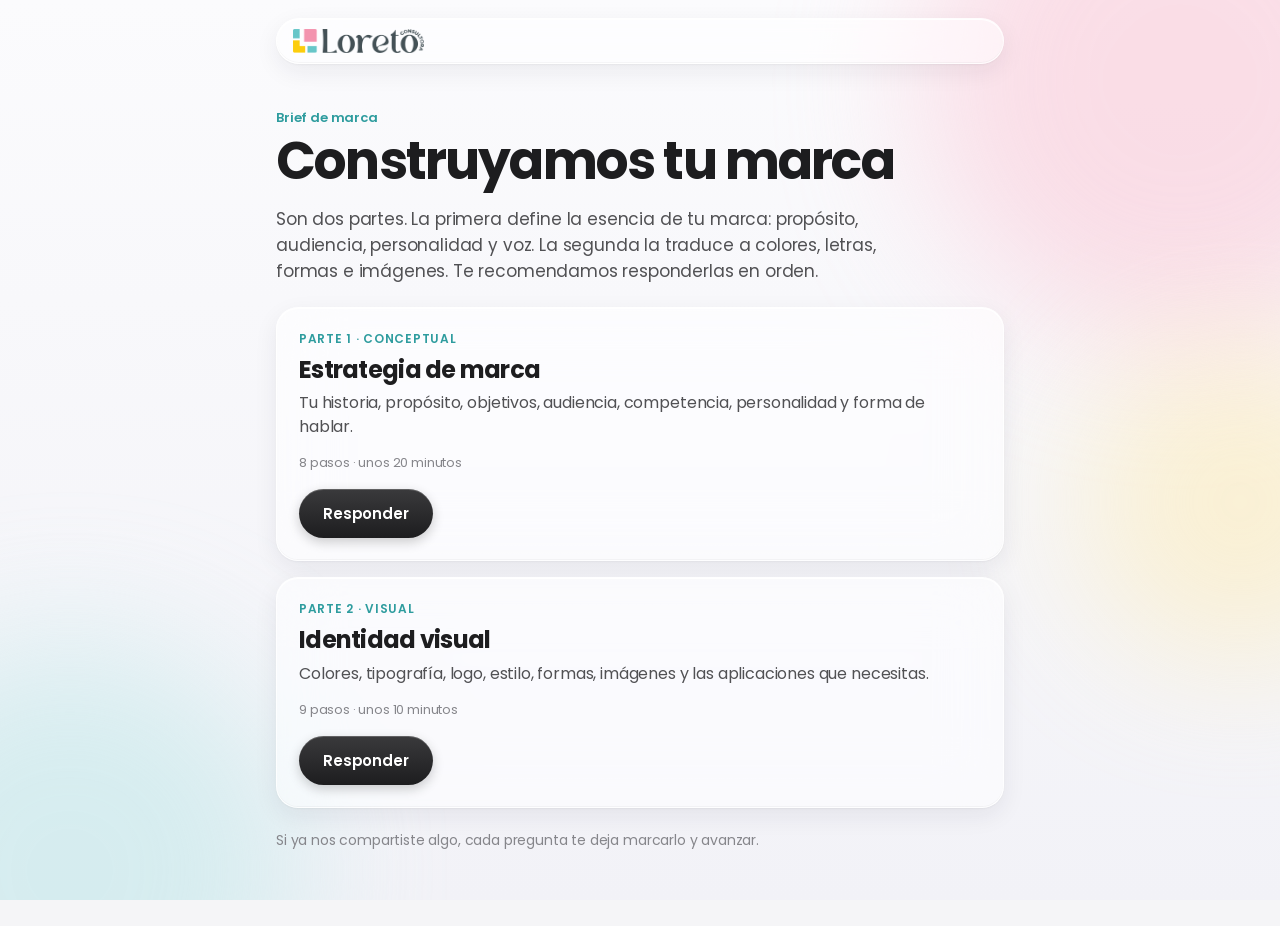
<file: index.html>
<!doctype html>
<html lang="es">
<head>
<meta charset="utf-8">
<meta name="viewport" content="width=device-width,initial-scale=1,viewport-fit=cover">
<title>Brief de Marca · Loreto Consultora</title>
<meta name="description" content="Brief de marca de Loreto Consultora: estrategia e identidad visual.">
<link rel="icon" href="assets/logo-loreto-color.png">
<link rel="preconnect" href="https://fonts.googleapis.com">
<link rel="preconnect" href="https://fonts.gstatic.com" crossorigin>
<link href="https://fonts.googleapis.com/css2?family=Poppins:wght@300;400;500;600;700&display=swap" rel="stylesheet">
<link rel="stylesheet" href="assets/brief.css">
</head>
<body>
<div class="wall"><i class="b1"></i><i class="b2"></i><i class="b3"></i></div>
<main class="app" style="padding-bottom:60px">
  <div class="top"><img class="brand-logo" src="assets/logo-loreto-color.png" alt="Loreto Consultora" width="1200" height="220"></div>
  <div class="kicker">Brief de marca</div>
  <h1 id="title">Construyamos tu marca</h1>
  <p class="lead">Son dos partes. La primera define la esencia de tu marca: propósito, audiencia, personalidad y voz. La segunda la traduce a colores, letras, formas e imágenes. Te recomendamos responderlas en orden.</p>
  <div class="home-cards">
    <a class="home-card" id="card-estrategia" href="estrategia/">
      <span class="num">Parte 1 · Conceptual</span>
      <h2>Estrategia de marca</h2>
      <p>Tu historia, propósito, objetivos, audiencia, competencia, personalidad y forma de hablar.</p>
      <div class="meta"><span>8 pasos · unos 20 minutos</span></div>
      <span class="btn primary go">Responder</span>
    </a>
    <a class="home-card" id="card-visual" href="visual/">
      <span class="num">Parte 2 · Visual</span>
      <h2>Identidad visual</h2>
      <p>Colores, tipografía, logo, estilo, formas, imágenes y las aplicaciones que necesitas.</p>
      <div class="meta"><span>9 pasos · unos 10 minutos</span></div>
      <span class="btn primary go">Responder</span>
    </a>
  </div>
  <p class="lead" style="font-size:14px;margin-top:22px;color:#86868B">Si ya nos compartiste algo, cada pregunta te deja marcarlo y avanzar.</p>
</main>
<script>
const qs = location.search;
document.querySelectorAll(".home-card").forEach((a) => (a.href += qs));
try {
  const id = JSON.parse(localStorage.getItem("loreto-brief-identidad")) || {};
  const marca = id.marca || new URLSearchParams(qs).get("marca");
  if (marca) document.getElementById("title").textContent = "Construyamos " + marca;
} catch (e) {}
</script>
</body>
</html>
</file>
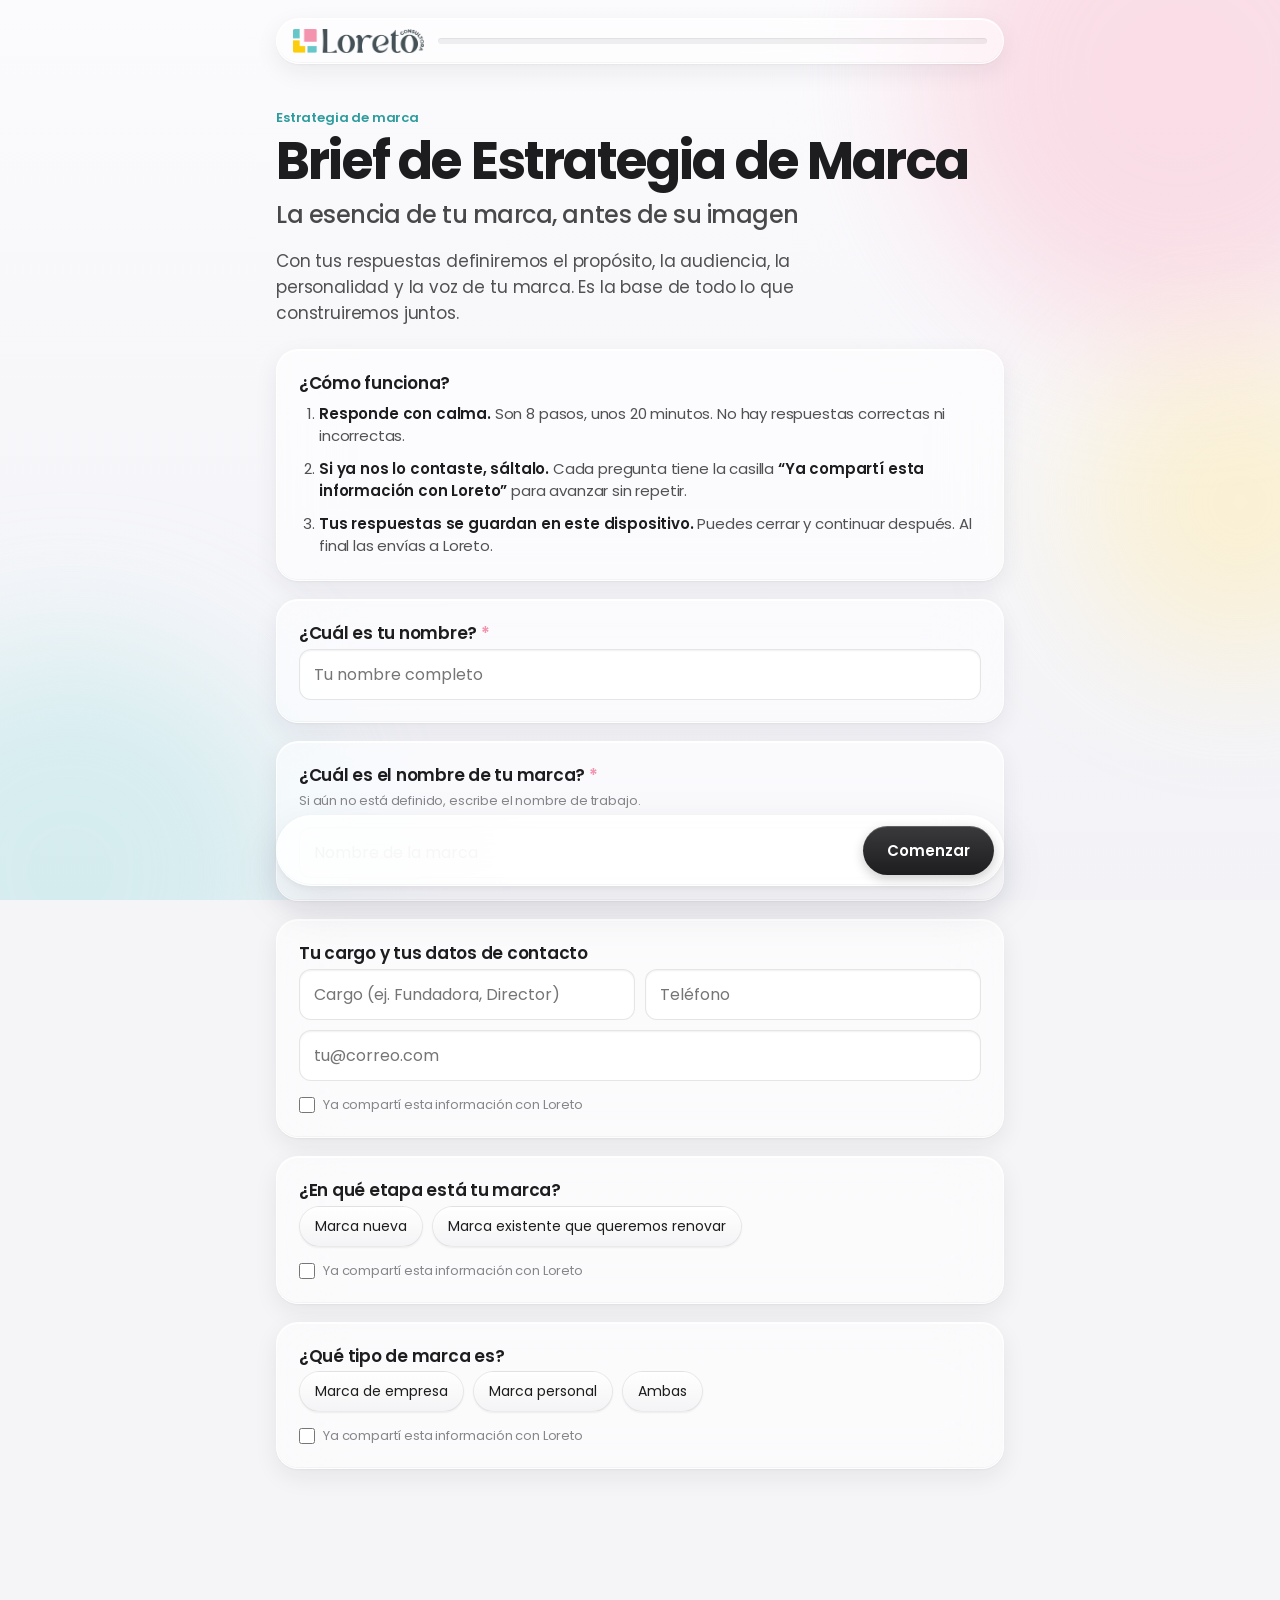
<file: estrategia/index.html>
<!doctype html>
<html lang="es">
<head>
<meta charset="utf-8">
<meta name="viewport" content="width=device-width,initial-scale=1,viewport-fit=cover">
<title>Brief de Estrategia · Loreto Consultora</title>
<meta name="description" content="Brief de estrategia de marca de Loreto Consultora: propósito, audiencia, personalidad y voz.">
<link rel="icon" href="../assets/logo-loreto-color.png">
<link rel="preconnect" href="https://fonts.googleapis.com">
<link rel="preconnect" href="https://fonts.gstatic.com" crossorigin>
<link href="https://fonts.googleapis.com/css2?family=Poppins:wght@300;400;500;600;700&family=Permanent+Marker&family=Playfair+Display:wght@500&family=Chewy&family=Great+Vibes&family=Raleway:wght@200&family=Orbitron:wght@800&family=Questrial&family=UnifrakturMaguntia&family=Caveat:wght@500&family=Alfa+Slab+One&family=Bebas+Neue&family=Bungee+Inline&family=Pacifico&display=swap" rel="stylesheet">
<link rel="stylesheet" href="../assets/brief.css">
</head>
<body>
<div class="wall"><i class="b1"></i><i class="b2"></i><i class="b3"></i></div>
<main class="app">
  <div class="top no-print"><a href="../" aria-label="Inicio"><img class="brand-logo" src="../assets/logo-loreto-color.png" alt="Loreto Consultora" width="1200" height="220"></a><div class="progress"><i id="bar"></i></div></div>
  <div class="steplabel" id="steplabel"></div>
  <form id="form" autocomplete="on" onsubmit="return false"></form>
</main>
<nav class="nav no-print">
  <div class="in">
    <button class="btn ghost" id="prev" type="button">Atrás</button>
    <span class="saved" id="saved"></span>
    <button class="btn primary" id="next" type="button">Comenzar</button>
  </div>
</nav>
<script src="../assets/config.js"></script>
<script src="../assets/brief-core.js"></script>
<script>
const ARQ = [
  ["Inocente", "🌼", "Optimista, sencilla y honesta. Ve lo bueno de las cosas.", "Blancanieves"],
  ["Explorador", "🧭", "Libre, curiosa y aventurera. Busca nuevos caminos.", "Moana, Indiana Jones"],
  ["Sabio", "📚", "Experta y reflexiva. Comparte conocimiento y verdad.", "Gandalf, Pocahontas"],
  ["Héroe", "🛡️", "Valiente y decidida. Supera retos y ayuda a otros a lograrlo.", "Mujer Maravilla, Harry Potter"],
  ["Rebelde", "⚡", "Rompe las reglas y desafía lo establecido.", "Mulán, Dominic Toretto"],
  ["Mago", "✨", "Transforma y crea experiencias que sorprenden.", "P. T. Barnum en El gran showman"],
  ["Persona común", "🤝", "Cercana, trabajadora y con valores. Es una más del grupo.", "La persona correcta que todos conocen"],
  ["Amante", "❤️", "Apasionada, cálida y sensible a la belleza.", "Bella, Megara"],
  ["Bufón", "🎈", "Divertida y espontánea. Hace sonreír.", "Fred y George Weasley"],
  ["Cuidador", "🫶", "Protege, acompaña y cuida a los demás.", "Baymax, Lilo"],
  ["Creador", "🎨", "Innovadora e imaginativa. Crea cosas nuevas.", "Tony Stark, Frida Kahlo"],
  ["Gobernante", "👑", "Líder natural. Da orden, seguridad y dirección.", "Mufasa"],
];
const OFRECE = ["Productos físicos", "Servicios profesionales", "Contenido (blog, video, streaming, marca personal)", "Tecnología y software", "Otro"];
const FORTALEZAS = ["Equipo de trabajo", "Variedad de productos o servicios", "Experiencia y trayectoria", "Cartera de clientes", "Alianzas con proveedores", "Modelo de negocio", "Innovación o diferenciadores", "Logística y operación", "Liderazgo", "Presencia digital", "Establecimiento físico", "Atención al cliente", "Precio"];
const AMENAZAS = ["Competencia con precios bajos", "Nuevos competidores", "Cambios en el mercado o en los hábitos", "Dependencia de pocos clientes", "Falta de personal", "Regulación", "Situación económica", "Tecnología que cambia rápido"];
const CANALES = ["Google", "Instagram", "Facebook", "TikTok", "LinkedIn", "WhatsApp", "Recomendación de otros clientes", "Sitio web", "Plataformas o apps (Thumbtack, Airbnb, etc.)", "Eventos y networking", "Punto de venta físico"];
const VALORES = ["Honestidad", "Confianza", "Calidad", "Cercanía", "Compromiso", "Responsabilidad", "Innovación", "Creatividad", "Respeto", "Empatía", "Excelencia", "Trabajo en equipo", "Transparencia", "Pasión", "Servicio", "Sustentabilidad", "Familia", "Alegría"];
const TONO = [["formal", "Formal", "Casual"], ["serio", "Serio", "Divertido"], ["tecnico", "Técnico", "Sencillo"], ["inspirador", "Inspirador", "Práctico"], ["sobrio", "Sobrio", "Entusiasta"]];

window.BRIEF = {
  key: "loreto-brief-estrategia-v1",
  tipo: "estrategia",
  titulo: "Brief de estrategia de marca",
  noSkip: ["q-nombre", "q-marca"],
  next: { key: "loreto-brief-visual-v1", href: "../visual/", parte: "Parte 2 · Visual", titulo: "Identidad visual", duracion: "9 pasos · unos 10 minutos",
    desc: "Llevamos la esencia que acabas de describir a lo visual: colores, tipografía, tipo de logo, estilo, formas e imágenes. Con esto preparamos los moodboards de tu marca." },
  blank: {
    cargo: "", telefono: "", etapa: "", tipoMarca: "",
    ofrece: [], ofreceOtro: "", giro: "", historia: "", principales: "",
    proposito: "", obj1: "", obj3: "", obj5: "", lograr: "",
    fortalezas: [], fortalezasOtro: "", debilidades: [], debilidadesOtro: "", amenazas: [], diagOtro: "", hoy3: "", quiero3: "", funciona: "", noFunciona: "",
    a1_quien: "", a1_genero: "", a1_edad: "", a1_zona: "", a1_personalidad: "", a1_intereses: "", a1_dolores: "", a1_valoran: "", a1_dudas: "", canales: [],
    a2_tiene: "", a2_quien: "", a2_edad: "", a2_dolores: "", a2_valoran: "",
    c1: "", c1b: "", c1m: "", c2: "", c2b: "", c2m: "", c3: "", c3b: "", c3m: "", admira: "", unico: "", eligen: "", problema: "",
    arquetipo: "", arquetipo2: "", valores: [], valoresOtro: "", percepcion: "", sentir: "",
    tono: {}, trato: "", siPalabras: "", noPalabras: "", frase: "", mensajes: "",
    expectativas: "", comentarios: "",
  },
  onChange(k) { if (k === "a2_tiene") rerender(); },
  steps: [],
  sections: null,
};

const { q, input, area, chips, single, multi, scales, req } = H;
const arqCard = (a) => `<span class="arq">${a[1]}</span><span class="lbl">${a[0]}</span><span class="ex">${a[2]}<br><b>Piensa en:</b> ${a[3]}</span>`;

BRIEF.steps = [
  { id: "intro", label: "", html: () => `
    <div class="kicker">Estrategia de marca</div>
    <h1>Brief de Estrategia de Marca</h1>
    <p class="subtitle">La esencia de tu marca, antes de su imagen</p>
    <p class="lead">Con tus respuestas definiremos el propósito, la audiencia, la personalidad y la voz de tu marca. Es la base de todo lo que construiremos juntos.</p>
    <div class="q" style="margin-top:22px"><h3>¿Cómo funciona?</h3><ol class="howto">
      <li><b>Responde con calma.</b> Son 8 pasos, unos 20 minutos. No hay respuestas correctas ni incorrectas.</li>
      <li><b>Si ya nos lo contaste, sáltalo.</b> Cada pregunta tiene la casilla <b>“Ya compartí esta información con Loreto”</b> para avanzar sin repetir.</li>
      <li><b>Tus respuestas se guardan en este dispositivo.</b> Puedes cerrar y continuar después. Al final las envías a Loreto.</li>
    </ol></div>
    ${q("¿Cuál es tu nombre?", "", input("nombre", "Tu nombre completo", 'autocomplete="name"'), true, "q-nombre")}
    ${q("¿Cuál es el nombre de tu marca?", "Si aún no está definido, escribe el nombre de trabajo.", input("marca", "Nombre de la marca", 'autocomplete="organization"'), true, "q-marca")}
    ${q("Tu cargo y tus datos de contacto", "", `<div class="row2">${input("cargo", "Cargo (ej. Fundadora, Director)")}${input("telefono", "Teléfono", 'type="tel" autocomplete="tel"')}</div><div style="margin-top:10px">${input("correo", "tu@correo.com", 'type="email" autocomplete="email"')}</div>`, false, "q-contacto")}
    ${q("¿En qué etapa está tu marca?", "", chips("etapa", ["Marca nueva", "Marca existente que queremos renovar"], true), false, "q-etapa")}
    ${q("¿Qué tipo de marca es?", "", chips("tipoMarca", ["Marca de empresa", "Marca personal", "Ambas"], true), false, "q-tipo")}
  `, validate: () => req("q-nombre", S.nombre.trim(), "Escribe tu nombre para continuar.") && req("q-marca", S.marca.trim(), "Escribe el nombre de tu marca.") },

  { id: "negocio", label: "Tu negocio", html: () => `
    <h2>Tu negocio</h2><p class="lead">Cuéntanos qué haces y de dónde viene tu marca.</p>
    ${q("¿Qué ofreces?", "Elige las que apliquen.", chips("ofrece", OFRECE) + `<div style="margin-top:12px">${input("ofreceOtro", "Si elegiste otro, ¿cuál?")}</div>`, true, "q-ofrece")}
    ${q("Giro de tu marca", "Ej. limpieza residencial, educación, consultoría.", input("giro", "Giro"), true, "q-giro")}
    ${q("Historia de tu marca", "Cómo nació, quién la fundó y qué momentos la han marcado.", area("historia"), true, "q-historia")}
    ${q("Tus 3 productos o servicios principales", "Los que más vendes o los que más quieres impulsar.", area("principales", "1.\n2.\n3."), false, "q-principales")}
  `, validate: () => req("q-ofrece", S.ofrece.length, "Elige al menos una opción.") && req("q-giro", S.giro.trim(), "Escribe el giro de tu marca.") && req("q-historia", S.historia.trim(), "Cuéntanos un poco de la historia de tu marca.") },

  { id: "rumbo", label: "Rumbo", html: () => `
    <h2>Rumbo</h2><p class="lead">Hacia dónde va tu marca y por qué existe.</p>
    ${q("¿Por qué existe tu marca, más allá de vender?", "Su propósito: el cambio que quiere lograr en la vida de sus clientes o en su comunidad.", area("proposito"), true, "q-proposito")}
    ${q("Objetivos de tu marca", "Escribe hasta 3 en cada plazo.", `<div class="sublabel">En 1 año</div>${area("obj1", "1.\n2.\n3.")}<div class="sublabel">En 3 años</div>${area("obj3", "1.\n2.\n3.")}<div class="sublabel">En 5 años o más</div>${area("obj5", "1.\n2.\n3.")}`, true, "q-objetivos")}
    ${q("¿Qué tiene que lograr la marca en los próximos 12 meses?", "Ej. que nos reconozcan en nuestra ciudad, subir el precio, atraer otro tipo de cliente.", area("lograr"), false, "q-lograr")}
  `, validate: () => req("q-proposito", S.proposito.trim(), "Cuéntanos por qué existe tu marca.") && req("q-objetivos", (S.obj1 + S.obj3 + S.obj5).trim(), "Escribe al menos un objetivo.") },

  { id: "diagnostico", label: "Diagnóstico", html: () => `
    <h2>Diagnóstico</h2><p class="lead">Dónde está tu marca hoy.</p>
    ${q("¿Cuáles son las fortalezas de tu marca?", "Elige todas las que apliquen y agrega las tuyas.", chips("fortalezas", FORTALEZAS) + `<div style="margin-top:12px">${input("fortalezasOtro", "Otras fortalezas, separadas por coma (ej. puntualidad, recomendaciones)")}</div>`, true, "q-fortalezas")}
    ${q("¿Y sus debilidades?", "Elige todas las que apliquen y agrega las tuyas.", chips("debilidades", FORTALEZAS) + `<div style="margin-top:12px">${input("debilidadesOtro", "Otras debilidades, separadas por coma (ej. poco tiempo, sin sistema de ventas)")}</div>`, true, "q-debilidades")}
    ${q("¿Qué amenazas ves en tu mercado?", "Elige las que apliquen.", chips("amenazas", AMENAZAS) + `<div style="margin-top:12px">${input("diagOtro", "Otras amenazas, separadas por coma (opcional)")}</div>`, false, "q-amenazas")}
    ${q("¿Con qué 3 palabras te describen hoy tus clientes?", "", input("hoy3", "Ej. puntuales, amables, caros"), true, "q-hoy3")}
    ${q("¿Con qué 3 palabras te gustaría que te describieran?", "", input("quiero3", "Ej. confiables, expertos, cercanos"), true, "q-quiero3")}
    ${q("De tu marca actual, ¿qué funciona y qué no?", "Logo, nombre, redes, sitio web, la forma de hablar... Si es una marca nueva, puedes saltar esta pregunta.", `<div class="sublabel">Lo que funciona</div>${area("funciona")}<div class="sublabel">Lo que no funciona</div>${area("noFunciona")}`, false, "q-funciona")}
  `, validate: () => req("q-fortalezas", S.fortalezas.length || S.fortalezasOtro.trim(), "Elige o escribe al menos una fortaleza.") && req("q-debilidades", S.debilidades.length || S.debilidadesOtro.trim(), "Elige o escribe al menos una debilidad.") && req("q-hoy3", S.hoy3.trim(), "Escribe 3 palabras.") && req("q-quiero3", S.quiero3.trim(), "Escribe 3 palabras.") },

  { id: "audiencia", label: "Audiencia", html: () => `
    <h2>Audiencia</h2><p class="lead">Diseñemos algo especial para las personas a las que te diriges.</p>
    ${q("¿Quién es tu cliente principal?", "Descríbelo como si nos lo presentaras.", area("a1_quien", "Ej. familias con hijos en Plano que trabajan fuera de casa"), true, "q-a1")}
    ${q("Género, edad y zona", "", chips("a1_genero", ["Mujeres", "Hombres", "Ambos"], true) + `<div class="row2" style="margin-top:12px">${input("a1_edad", "Rango de edad (ej. 30 a 55)")}${input("a1_zona", "Ciudad, región o país")}</div>`, true, "q-a1datos")}
    ${q("¿Cómo es su personalidad y qué le interesa?", "Lo relacionado con lo que ofreces y también otros intereses.", `<div class="sublabel">Personalidad</div>${area("a1_personalidad")}<div class="sublabel">Intereses</div>${area("a1_intereses")}`, true, "q-a1perfil")}
    ${q("¿Qué necesita y qué le duele?", "Los problemas que le resuelves.", area("a1_dolores"), true, "q-a1dolores")}
    ${q("¿Qué valora más al elegir una marca como la tuya?", "", area("a1_valoran"), true, "q-a1valoran")}
    ${q("¿Qué le hace dudar antes de comprarte?", "Sus objeciones más frecuentes: precio, confianza, tiempo...", area("a1_dudas"), false, "q-a1dudas")}
    ${q("¿Dónde te encuentran tus clientes?", "Elige todos los canales que apliquen.", chips("canales", CANALES), false, "q-canales")}
    ${q("¿Tienes una segunda audiencia importante?", "Ej. quien compra y quien usa el servicio, o donantes y beneficiarios.", chips("a2_tiene", ["Sí", "No"], true) + (S.a2_tiene === "Sí" ? `<div class="sublabel">¿Quién es?</div>${area("a2_quien")}<div class="row2" style="margin-top:10px">${input("a2_edad", "Rango de edad")}</div><div class="sublabel">¿Qué necesita?</div>${area("a2_dolores")}<div class="sublabel">¿Qué valora?</div>${area("a2_valoran")}` : ""), false, "q-a2")}
  `, validate: () => req("q-a1", S.a1_quien.trim(), "Describe a tu cliente principal.") && req("q-a1datos", S.a1_genero && (S.a1_edad.trim() || S.a1_zona.trim()), "Completa género y al menos edad o zona.") && req("q-a1perfil", (S.a1_personalidad + S.a1_intereses).trim(), "Cuéntanos un poco de su personalidad o intereses.") && req("q-a1dolores", S.a1_dolores.trim(), "Cuéntanos qué necesita.") && req("q-a1valoran", S.a1_valoran.trim(), "Cuéntanos qué valora.") },

  { id: "competencia", label: "Competencia", html: () => `
    <h2>Competencia</h2><p class="lead">Conocer el mercado nos ayuda a que tu marca destaque.</p>
    ${q("Tus 3 principales competidores", "El nombre, qué hacen bien y qué no.", [1, 2, 3].map((n) => `<div class="row3">${input("c" + n, "Competidor " + n)}${input("c" + n + "b", "Qué hace bien")}${input("c" + n + "m", "Qué no hace bien")}</div>`).join(""), true, "q-comp")}
    ${q("¿Qué marca admiras y por qué?", "Puede ser de tu industria o de cualquier otra.", area("admira"), true, "q-admira")}
    ${q("¿Qué hace única a tu marca frente a la competencia?", "", area("unico"), true, "q-unico")}
    ${q("¿Por qué te eligen tus mejores clientes?", "Lo que te dicen o lo que notas que los hace volver.", area("eligen"), false, "q-eligen")}
    ${q("¿Qué problema o conflicto resuelve tu marca?", "Lo que pasa en la vida de tu cliente antes y después de ti.", area("problema"), true, "q-problema")}
  `, validate: () => req("q-comp", S.c1.trim(), "Escribe al menos un competidor.") && req("q-admira", S.admira.trim(), "Cuéntanos qué marca admiras.") && req("q-unico", S.unico.trim(), "Cuéntanos qué te hace único.") && req("q-problema", S.problema.trim(), "Cuéntanos qué problema resuelves.") },

  { id: "personalidad", label: "Personalidad", html: () => `
    <h2>Personalidad</h2><p class="lead">Construyamos la personalidad de tu marca de una forma divertida.</p>
    ${q("Si tu marca fuera un personaje, ¿cuál sería?", "Elige el que mejor la describe.", single("arquetipo", ARQ, { render: arqCard }), true, "q-arq")}
    ${q("¿Y cuál sería su segundo rasgo?", "Opcional. Un personaje que complementa al primero.", single("arquetipo2", ARQ, { cols: "g3", render: (a) => `<span class="arq" style="font-size:26px">${a[1]}</span><span class="lbl">${a[0]}</span>` }), false, "q-arq2")}
    ${q("Valores de tu marca", "Elige de 3 a 5.", chips("valores", VALORES, false, 5) + `<div style="margin-top:12px">${input("valoresOtro", "Otros valores (opcional)")}</div>`, true, "q-valores")}
    ${q("¿Qué percepción te gustaría proyectar?", "Cómo quieres que te vean.", area("percepcion"), true, "q-percepcion")}
    ${q("¿Cómo te gustaría hacer sentir a tus clientes?", "", area("sentir"), true, "q-sentir")}
  `, validate: () => req("q-arq", S.arquetipo, "Elige un personaje.") && req("q-valores", S.valores.length || S.valoresOtro.trim(), "Elige al menos un valor.") && req("q-percepcion", S.percepcion.trim(), "Cuéntanos cómo quieres que te vean.") && req("q-sentir", S.sentir.trim(), "Cuéntanos cómo quieres que se sientan.") },

  { id: "voz", label: "Voz y mensajes", html: () => `
    <h2>Voz y mensajes</h2><p class="lead">Cómo habla tu marca. El 3 es un punto medio.</p>
    ${q("Ubica la forma de hablar de tu marca en cada escala", "", scales("tono", TONO), true, "q-tono")}
    ${q("¿Cómo le hablas a tus clientes?", "", chips("trato", ["De tú", "De usted", "Depende del canal"], true), false, "q-trato")}
    ${q("Palabras que tu marca sí usaría y palabras que nunca usaría", "", `<div class="sublabel">Sí usaría</div>${input("siPalabras", "Ej. hogar, tranquilidad, detalle")}<div class="sublabel">Nunca usaría</div>${input("noPalabras", "Ej. barato, rápido, sucio")}`, false, "q-palabras")}
    ${q("¿Tienes una frase o eslogan actual?", "", input("frase", "Escribe tu frase actual, si la tienes"), false, "q-frase")}
    ${q("¿Cuáles son los 3 mensajes que todo cliente debería saber de ti?", "", area("mensajes", "1.\n2.\n3."), true, "q-mensajes")}
  `, validate: () => req("q-tono", TONO.every((t) => S.tono[t[0]]), "Responde todas las escalas para continuar.") && req("q-mensajes", S.mensajes.trim(), "Escribe al menos un mensaje.") },

  { id: "cierre", label: "Para terminar", html: () => `
    <h2>Para terminar</h2>
    ${q("¿Qué esperas de este proyecto?", "Lo que te haría decir “valió la pena”.", area("expectativas"), false, "q-expect")}
    ${q("¿Algo más que quieras contarnos?", "Opcional.", area("comentarios"), false, "q-coment")}
  `},
];

const split = (t) => String(t || "").split(",").map((x) => x.trim()).filter(Boolean);
const lines = (...xs) => xs.filter((x) => x && x.trim()).join("\n");
BRIEF.sections = () => [
  { h: "Datos", rows: [
    { k: "Cargo", v: S.cargo, skip: "q-contacto" }, { k: "Teléfono", v: S.telefono, skip: "q-contacto" },
    { k: "Etapa", v: S.etapa, skip: "q-etapa" }, { k: "Tipo de marca", v: S.tipoMarca, skip: "q-tipo" } ] },
  { h: "Tu negocio", rows: [
    { k: "Qué ofrece", v: [...S.ofrece.filter((x) => x !== "Otro"), S.ofreceOtro], skip: "q-ofrece" },
    { k: "Giro", v: S.giro, skip: "q-giro" }, { k: "Historia", v: S.historia, skip: "q-historia" },
    { k: "Productos o servicios principales", v: S.principales, skip: "q-principales" } ] },
  { h: "Rumbo", rows: [
    { k: "Propósito", v: S.proposito, skip: "q-proposito" },
    { k: "Objetivos a 1 año", v: S.obj1, skip: "q-objetivos" }, { k: "Objetivos a 3 años", v: S.obj3, skip: "q-objetivos" }, { k: "Objetivos a 5 años o más", v: S.obj5, skip: "q-objetivos" },
    { k: "Qué debe lograr en 12 meses", v: S.lograr, skip: "q-lograr" } ] },
  { h: "Diagnóstico", rows: [
    { k: "Fortalezas", v: [...S.fortalezas, ...split(S.fortalezasOtro)], skip: "q-fortalezas" }, { k: "Debilidades", v: [...S.debilidades, ...split(S.debilidadesOtro)], skip: "q-debilidades" },
    { k: "Amenazas", v: [...S.amenazas, ...split(S.diagOtro)], skip: "q-amenazas" },
    { k: "Cómo la describen hoy", v: S.hoy3, skip: "q-hoy3" }, { k: "Cómo quiere que la describan", v: S.quiero3, skip: "q-quiero3" },
    { k: "Lo que funciona", v: S.funciona, skip: "q-funciona" }, { k: "Lo que no funciona", v: S.noFunciona, skip: "q-funciona" } ] },
  { h: "Audiencia principal", rows: [
    { k: "Quién es", v: S.a1_quien, skip: "q-a1" },
    { k: "Género, edad y zona", v: [S.a1_genero, S.a1_edad, S.a1_zona].filter(Boolean).join(" · "), skip: "q-a1datos" },
    { k: "Personalidad", v: S.a1_personalidad, skip: "q-a1perfil" }, { k: "Intereses", v: S.a1_intereses, skip: "q-a1perfil" },
    { k: "Necesidades y dolores", v: S.a1_dolores, skip: "q-a1dolores" }, { k: "Qué valora", v: S.a1_valoran, skip: "q-a1valoran" },
    { k: "Qué le hace dudar", v: S.a1_dudas, skip: "q-a1dudas" }, { k: "Dónde la encuentra", v: S.canales, skip: "q-canales" } ] },
  { h: "Segunda audiencia", rows: S.a2_tiene === "Sí" ? [
    { k: "Quién es", v: S.a2_quien, skip: "q-a2" }, { k: "Edad", v: S.a2_edad, skip: "q-a2" },
    { k: "Qué necesita", v: S.a2_dolores, skip: "q-a2" }, { k: "Qué valora", v: S.a2_valoran, skip: "q-a2" } ] : [{ k: "¿Tiene una segunda audiencia?", v: S.a2_tiene, skip: "q-a2" }] },
  { h: "Competencia", rows: [
    ...[1, 2, 3].filter((n) => S["c" + n].trim() || n === 1).map((n) => ({ k: `Competidor ${n}`, v: lines(S["c" + n], S["c" + n + "b"] && "Bien: " + S["c" + n + "b"], S["c" + n + "m"] && "No tan bien: " + S["c" + n + "m"]), skip: "q-comp" })),
    { k: "Marca que admira", v: S.admira, skip: "q-admira" }, { k: "Qué la hace única", v: S.unico, skip: "q-unico" },
    { k: "Por qué la eligen", v: S.eligen, skip: "q-eligen" }, { k: "Problema que resuelve", v: S.problema, skip: "q-problema" } ] },
  { h: "Personalidad", rows: [
    { k: "Personaje principal", v: S.arquetipo, skip: "q-arq" }, { k: "Segundo rasgo", v: S.arquetipo2, skip: "q-arq2" },
    { k: "Valores", v: [...S.valores, S.valoresOtro], skip: "q-valores" },
    { k: "Percepción a proyectar", v: S.percepcion, skip: "q-percepcion" }, { k: "Cómo hacer sentir", v: S.sentir, skip: "q-sentir" } ] },
  { h: "Voz y mensajes", rows: [
    ...TONO.map((t) => ({ k: `${t[1]} ↔ ${t[2]}`, v: S.tono[t[0]] ? `<b>${S.tono[t[0]]}</b> <span style="color:#a1a1a6">/ 5</span>` : "", raw: true, text: S.tono[t[0]] ? `${S.tono[t[0]]} de 5` : "", skip: "q-tono" })),
    { k: "Trato", v: S.trato, skip: "q-trato" },
    { k: "Palabras que sí usaría", v: S.siPalabras, skip: "q-palabras" }, { k: "Palabras que nunca usaría", v: S.noPalabras, skip: "q-palabras" },
    { k: "Frase actual", v: S.frase, skip: "q-frase" }, { k: "Mensajes clave", v: S.mensajes, skip: "q-mensajes" } ] },
  { h: "Para terminar", rows: [
    { k: "Expectativas", v: S.expectativas, skip: "q-expect" }, { k: "Comentarios", v: S.comentarios, skip: "q-coment" } ] },
];
startBrief(BRIEF);
</script>
</body>
</html>
</file>
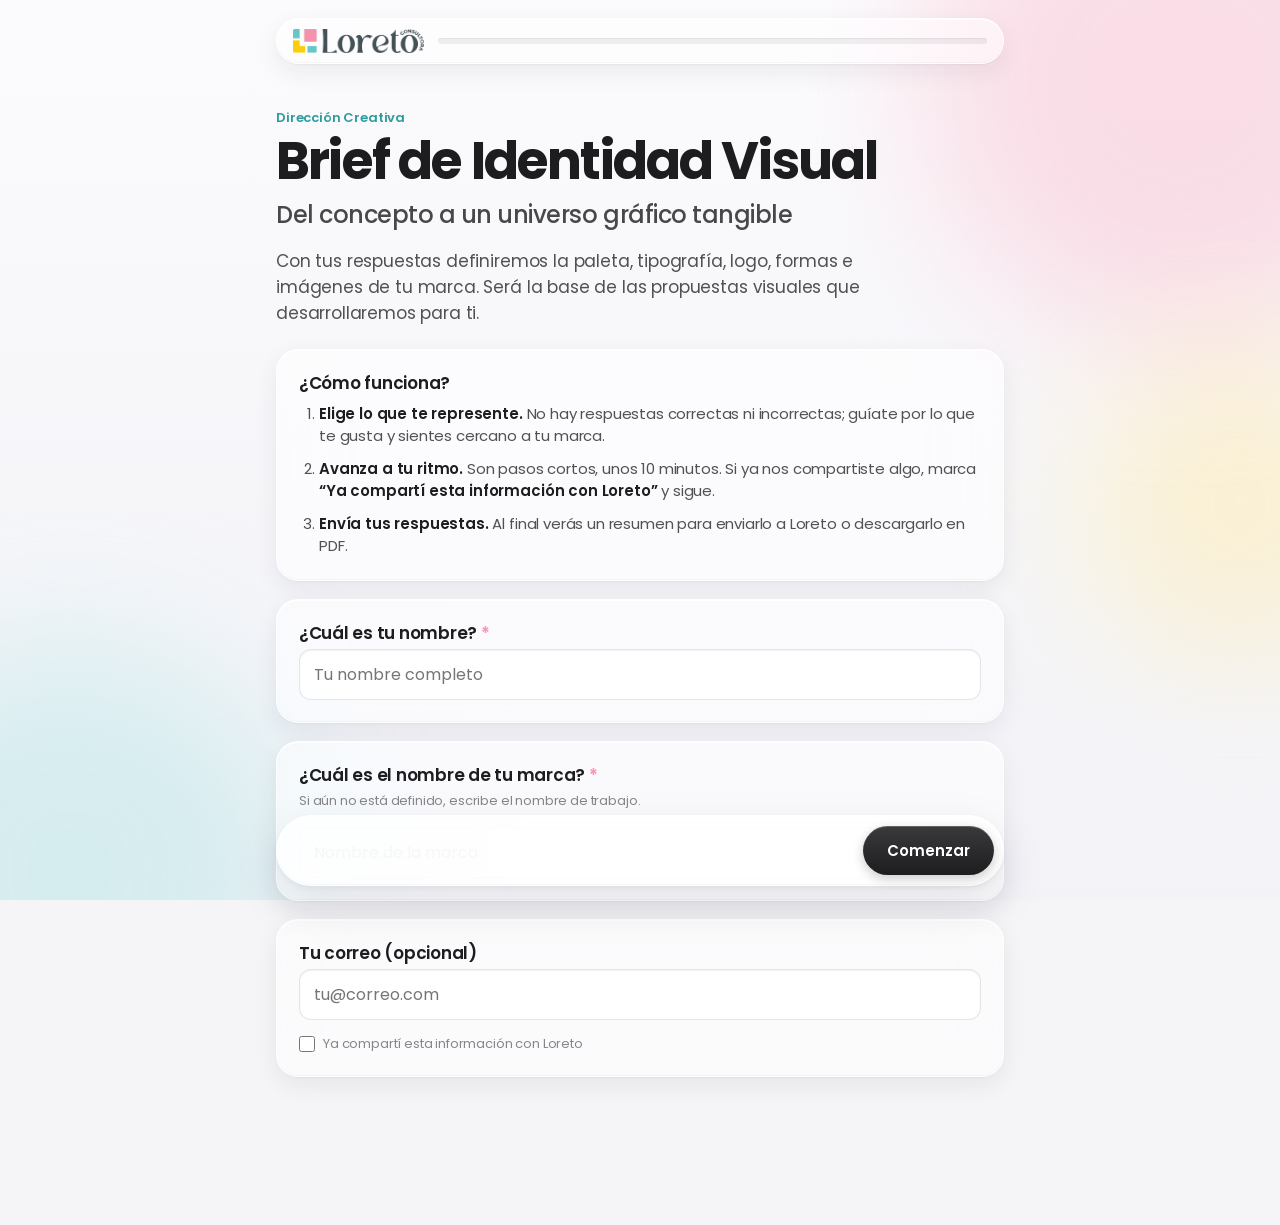
<file: visual/index.html>
<!doctype html>
<html lang="es">
<head>
<meta charset="utf-8">
<meta name="viewport" content="width=device-width,initial-scale=1,viewport-fit=cover">
<title>Brief Visual · Loreto Consultora</title>
<meta name="description" content="Brief visual de Loreto Consultora: colores, tipografías y estilo para construir tu marca.">
<link rel="icon" href="../assets/logo-loreto-color.png">
<link rel="preconnect" href="https://fonts.googleapis.com">
<link rel="preconnect" href="https://fonts.gstatic.com" crossorigin>
<link href="https://fonts.googleapis.com/css2?family=Poppins:wght@300;400;500;600;700&family=Permanent+Marker&family=Playfair+Display:wght@500&family=Chewy&family=Great+Vibes&family=Raleway:wght@200&family=Orbitron:wght@800&family=Questrial&family=UnifrakturMaguntia&family=Caveat:wght@500&family=Alfa+Slab+One&family=Bebas+Neue&family=Bungee+Inline&family=Pacifico&display=swap" rel="stylesheet">
<link rel="stylesheet" href="../assets/brief.css">
</head>
<body>
<div class="wall"><i class="b1"></i><i class="b2"></i><i class="b3"></i></div>
<main class="app">
  <div class="top no-print"><a href="../" aria-label="Inicio"><img class="brand-logo" src="../assets/logo-loreto-color.png" alt="Loreto Consultora" width="1200" height="220"></a><div class="progress"><i id="bar"></i></div></div>
  <div class="steplabel" id="steplabel"></div>
  <form id="form" autocomplete="on" onsubmit="return false"></form>
</main>
<nav class="nav no-print">
  <div class="in">
    <button class="btn ghost" id="prev" type="button">Atrás</button>
    <span class="saved" id="saved"></span>
    <button class="btn primary" id="next" type="button">Comenzar</button>
  </div>
</nav>
<script src="../assets/config.js"></script>
<script src="../assets/brief-core.js"></script>
<script>

/* ---------- Data ---------- */
const PALETTES = [
  ["Rojos",["#FF190C","#400604","#E5150B","#BF1309","#7F0C07"]],
  ["Naranjas",["#FF8621","#E86A20","#FF672E","#E74320","#FE3523"]],
  ["Fucsias",["#FF00B3","#CB008F","#E6009F","#7F0059","#FF3DC5"]],
  ["Rosas",["#C7897C","#E8A091","#F5B99D","#FCE8CD","#FFDECB"]],
  ["Morados",["#4F1480","#C174FE","#A029FF","#603B80","#7E20CC"]],
  ["Azules",["#0065FF","#00AAFF","#0123FF","#0087FA","#0046FE"]],
  ["Azules rey",["#012466","#0056F3","#013BA6","#0140B2","#00328B"]],
  ["Azules marino",["#0C1F57","#021442","#1C3973","#1051A3","#164597"]],
  ["Celestes",["#2F4159","#8698A6","#E4EBF3","#F5F4F2","#C6D3E4"]],
  ["Turquesas",["#4D9E97","#2D5E5A","#6ADED5","#71EBE0","#5FC4BC"]],
  ["Verdes",["#08A607","#098C02","#025A03","#004003","#012501"]],
  ["Verdes limón",["#8FBF1D","#5F7F12","#BFFF25","#2F4009","#ACE622"]],
  ["Verdes hoja",["#BBF2C8","#69A658","#5F8C51","#3C592D","#C4F1AE"]],
  ["Amarillos",["#FFEF2F","#E8C72A","#FEC93B","#E8A12B","#FF9630"]],
  ["Dorados",["#D4B711","#7F6F00","#FEDC00","#403700","#E6C601"]],
  ["Cafés",["#050507","#9D772C","#735823","#402E1A","#703D1E"]],
  ["Cafés claros",["#C4812A","#B88043","#C78632","#D09342","#A96828"]],
  ["Neutros (blanco, gris y negro)",["#8B8C7E","#C2C3B1","#000000","#32332E","#F0F2DA"]]
];
const FONTS = [
  ["Brocha","'Permanent Marker'","BROCHA",""],
  ["Clásica","'Playfair Display'","Clásica","font-weight:500"],
  ["Divertida","Chewy","¡Divertida!",""],
  ["Elegante","'Great Vibes'","Elegante","font-size:38px"],
  ["Fina","Raleway","FINA","font-weight:200;letter-spacing:4px"],
  ["Futurista","Orbitron","FUTURISTA","font-weight:800;font-size:22px"],
  ["Geométrica","Questrial","Geométrica",""],
  ["Gótica","'UnifrakturMaguntia'","Gótica",""],
  ["Manuscrita","Caveat","Manuscrita","font-size:34px"],
  ["Masculina","'Alfa Slab One'","Masculina","font-size:26px"],
  ["Moderna","'Bebas Neue'","MODERNA","font-size:38px;letter-spacing:1px"],
  ["Retro","'Bungee Inline'","RETRO","font-size:30px"],
  ["Suave","Pacifico","Suave",""]
];
const TEMPS = ["Clara y luminosa","Vibrante y saturada","Pastel y suave","Terrosa y natural","Oscura y profunda","Neutra y sobria"];
const SCALES = [
  ["calido","Cálida","Sobria"],
  ["minimal","Minimalista","Con detalle"],
  ["moderno","Moderna","Clásica"],
  ["serio","Seria","Divertida"],
  ["emocional","Emocional","Racional"],
  ["cercano","Cercana","Institucional"],
  ["accesible","Accesible","Premium / exclusiva"]
];
const SHAPES = [
  ["Orgánicas y fluidas",'<path d="M5 40 C25 5 45 55 65 25 S100 10 115 35" fill="none" stroke="#F393AE" stroke-width="6" stroke-linecap="round"/>'],
  ["Redondeadas y amables",'<circle cx="35" cy="28" r="20" fill="#67C6C8"/><rect x="64" y="8" width="44" height="40" rx="16" fill="#FCCD0D"/>'],
  ["Geométricas y precisas",'<rect x="10" y="10" width="36" height="36" fill="#1D1D1F"/><circle cx="84" cy="28" r="19" fill="none" stroke="#1D1D1F" stroke-width="5"/>'],
  ["Angulosas y dinámicas",'<polygon points="8,48 38,8 58,48" fill="#F393AE"/><polygon points="62,8 112,20 78,50" fill="#3EA9AB"/>'],
  ["Líneas finas y trazos",'<path d="M8 44 L40 12 M30 44 L62 12 M52 44 L84 12 M74 44 L106 12" stroke="#1D1D1F" stroke-width="2" stroke-linecap="round"/>']
];
const FINISHES = ["Colores planos y sólidos","Degradados","Texturas (papel, grano, lienzo)","Trazos hechos a mano","Mucho espacio en blanco","Patrones y repeticiones"];
const IMGTYPES = ["Fotografía real","Ilustración","Íconos y gráficos simples","Mezcla de foto e ilustración"];
const LIGHTS = [["Cálida","tonos dorados, atardecer"],["Natural","luz de día, colores reales"],["Fría","tonos azulados, limpia"],["Contrastada","sombras marcadas, dramática"]];
const PEOPLE = ["Muchas personas, en momentos reales","Algunas personas, sin ser protagonistas","Prefiero objetos, espacios y detalles"];
const APPEAR = ["Sí, quiero ser la cara de la marca","Sí, de vez en cuando","Prefiero no aparecer","Aún no lo sé"];
const FORMATS = ["Fotografías","Video hablando a cámara","Reels o videos cortos","Transmisiones en vivo","Voz en off, sin mostrar el rostro","Ninguno por ahora"];
const LOOKS = ["Cercana y casual","Profesional y formal","En mi espacio de trabajo","Al aire libre","Acompañando a otras personas","En mi día a día"];
const MATERIAL = ["Fotos profesionales","Fotos casuales de buena calidad","Videos","Un logo o identidad actual","Nada todavía"];
const LANGS = ["Español","Inglés","Bilingüe (español e inglés)","Otro"];
const APPS = ["Foto de perfil y portadas para redes sociales","Plantillas para publicaciones","Plantillas para historias","Portadas y textos para reels o videos","Firma de correo electrónico","Presentaciones (charlas, talleres, propuestas)","Formatos para clientes o pacientes (fichas, consentimientos, recordatorios)","Página web","Tarjeta de presentación digital","Tarjeta de presentación impresa","Papelería (hojas membretadas, recibos)","Promocionales impresos"];


const LOGOS = [
  ["Isotipo", "Un símbolo que se reconoce sin texto", '<circle cx="40" cy="26" r="20" fill="#F393AE"/><path d="M30 26 L40 14 L50 26 L40 38 Z" fill="#fff"/>'],
  ["Logotipo", "Solo el nombre, con una letra especial", '<text x="40" y="34" text-anchor="middle" font-size="22" font-weight="700" fill="#1D1D1F" font-family="Georgia,serif">Marca</text>'],
  ["Imagotipo", "Símbolo y texto que también funcionan por separado", '<circle cx="14" cy="26" r="11" fill="#67C6C8"/><text x="29" y="31" font-size="14" font-weight="700" fill="#1D1D1F" font-family="Helvetica,Arial">Marca</text>'],
  ["Isologo", "Símbolo y texto integrados, no se separan", '<rect x="8" y="6" width="64" height="40" rx="20" fill="#FCCD0D"/><text x="40" y="32" text-anchor="middle" font-size="16" font-weight="700" fill="#1D1D1F" font-family="Helvetica,Arial">Marca</text>'],
  ["Monograma", "Un símbolo hecho con las iniciales", '<circle cx="40" cy="26" r="21" fill="none" stroke="#1D1D1F" stroke-width="3"/><text x="40" y="34" text-anchor="middle" font-size="22" font-weight="700" fill="#1D1D1F" font-family="Georgia,serif">LC</text>'],
  ["No estoy seguro", "Lo definimos juntos en la propuesta", '<text x="40" y="36" text-anchor="middle" font-size="28" fill="#86868B" font-family="Helvetica,Arial">?</text>'],
];
const DESIGN = ["Simplicidad", "Conceptual (elementos con significado)", "Creatividad (totalmente diferente)", "Adaptabilidad y flexibilidad", "Elegancia"];

const { q, input, area, chips, single, multi, scales, req, swatch } = H;
/** Tipo de marca que eligió en el brief de estrategia (si ya lo contestó). */
function tipoMarca() {
  try { return (JSON.parse(localStorage.getItem("loreto-brief-estrategia-v1")) || {}).tipoMarca || ""; } catch (e) { return ""; }
}
function fitFonts() {
  document.querySelectorAll(".font-sample").forEach((box) => {
    const sp = box.firstElementChild; if (!sp) return;
    sp.style.fontSize = ""; const avail = box.clientWidth - 8; let fs = parseFloat(getComputedStyle(sp).fontSize);
    while (sp.scrollWidth > avail && fs > 12) { fs -= 1; sp.style.fontSize = fs + "px"; }
  });
}
addEventListener("resize", fitFonts);

const BRIEF = {
  key: "loreto-brief-visual-v1",
  tipo: "visual",
  titulo: "Brief de identidad visual",
  noSkip: ["q-nombre", "q-marca"],
  next: { key: "loreto-brief-estrategia-v1", href: "../estrategia/", parte: "Parte 1 · Conceptual", titulo: "Estrategia de marca", duracion: "8 pasos · unos 20 minutos",
    desc: "La esencia detrás de lo visual: tu historia, propósito, audiencia, competencia, personalidad y forma de hablar. Si ya nos lo contaste, puedes saltar cada pregunta." },
  blank: { colores: [], evitar: [], temps: [], fuentes: [], escalas: {}, formas: [], acabados: [], logo: "", diseno: [], incluir: "", evitarElementos: "", imagen: [], luz: "", personas: "", aparecer: "", formatos: [], verse: [], material: [], imagenPersonal: "", idioma: "", idiomaOtro: "", apps: [], appsOtro: "", referencias: "", comentarios: "" },
  afterRender() { fitFonts(); if (document.fonts) document.fonts.ready.then(fitFonts); },
  onChange(k) { if (k === "idioma") { const o = document.getElementById("idiomaOtro"); if (o) o.style.display = S.idioma === "Otro" ? "block" : "none"; } },
};

BRIEF.steps = [
  { id: "intro", label: "", html: () => `
    <div class="kicker">Dirección Creativa</div>
    <h1>Brief de Identidad Visual</h1>
    <p class="subtitle">Del concepto a un universo gráfico tangible</p>
    <p class="lead">Con tus respuestas definiremos la paleta, tipografía, logo, formas e imágenes de tu marca. Será la base de las propuestas visuales que desarrollaremos para ti.</p>
    <div class="q" style="margin-top:22px"><h3>¿Cómo funciona?</h3><ol class="howto">
      <li><b>Elige lo que te represente.</b> No hay respuestas correctas ni incorrectas; guíate por lo que te gusta y sientes cercano a tu marca.</li>
      <li><b>Avanza a tu ritmo.</b> Son pasos cortos, unos 10 minutos. Si ya nos compartiste algo, marca <b>“Ya compartí esta información con Loreto”</b> y sigue.</li>
      <li><b>Envía tus respuestas.</b> Al final verás un resumen para enviarlo a Loreto o descargarlo en PDF.</li>
    </ol></div>
    ${q("¿Cuál es tu nombre?", "", input("nombre", "Tu nombre completo", 'autocomplete="name"'), true, "q-nombre")}
    ${q("¿Cuál es el nombre de tu marca?", "Si aún no está definido, escribe el nombre de trabajo.", input("marca", "Nombre de la marca", 'autocomplete="organization"'), true, "q-marca")}
    ${q("Tu correo (opcional)", "", input("correo", "tu@correo.com", 'type="email" autocomplete="email"'), false, "q-correo")}
  `, validate: () => req("q-nombre", S.nombre.trim(), "Escribe tu nombre para continuar.") && req("q-marca", S.marca.trim(), "Escribe el nombre de tu marca.") },

  { id: "color", label: "Color", html: () => `
    <h2>Color</h2><p class="lead">El color es lo primero que la gente recuerda de una marca.</p>
    ${q("Elige hasta 5 gamas de color que te gustaría que tu marca incluyera", "Toca para seleccionar.", multi("colores", PALETTES, { max: 5, cols: "g2 pal", render: (p) => `${swatch(p[1])}<span class="lbl">${H.esc(p[0])}</span>` }), true, "q-colores")}
    ${q("¿Hay gamas de color que NO quieras en tu marca?", "Opcional. Las que marques se descartarán.", multi("evitar", PALETTES, { cols: "g3", avoid: true, render: (p) => `${swatch(p[1], "sm")}<span class="lbl" style="font-size:12px">${H.esc(p[0])}</span>` }), false, "q-evitar")}
    ${q("¿Cómo te imaginas la paleta en general?", "Elige hasta 2.", multi("temps", TEMPS, { max: 2 }), false, "q-temps")}
  `, validate: () => req("q-colores", S.colores.length, "Elige al menos una gama de color.") },

  { id: "tipo", label: "Tipografía", html: () => `
    <h2>Tipografía</h2><p class="lead">La forma de las letras también comunica personalidad.</p>
    ${q("Selecciona hasta 3 estilos de letra que consideres ideales para tu marca", "", multi("fuentes", FONTS, { max: 3, render: (f) => `<div class="font-sample" style="font-family:${f[1]};${f[3]}"><span>${H.esc(f[2])}</span></div><span class="sub">${H.esc(f[0])}</span>` }), true, "q-fuentes")}
  `, validate: () => req("q-fuentes", S.fuentes.length, "Elige al menos un estilo de letra.") },

  { id: "logo", label: "Logo", html: () => `
    <h2>Logo</h2><p class="lead">Cómo se construye el símbolo de tu marca.</p>
    ${q("¿Qué tipo de logo te gusta más?", "", single("logo", LOGOS, { render: (l) => `<div class="logo-ill"><svg viewBox="0 0 80 52">${l[2]}</svg></div><span class="lbl">${l[0]}</span><span class="sub">${l[1]}</span>` }), false, "q-logo")}
    ${q("¿Qué características valoras más en el diseño de tu marca?", "Elige las que quieras.", chips("diseno", DESIGN), false, "q-diseno")}
    ${q("Elementos gráficos que SÍ te gustaría incluir", "Símbolos, figuras u objetos que representen a tu marca. Ej. una casa, una hoja, un puente.", area("incluir", "Escribe lo que sí quieres ver..."), false, "q-incluir")}
    ${q("Elementos gráficos que NO quieres en tu diseño", "Lo que prefieres evitar. Ej. escobas, burbujas, clichés de tu industria.", area("evitarElementos", "Escribe lo que no quieres ver..."), false, "q-evitarElem", "avoid-card")}
  `},

  { id: "estilo", label: "Estilo", html: () => `
    <h2>Estilo</h2><p class="lead">¿Hacia dónde se inclina tu marca? El 3 es un punto medio.</p>
    ${q("Ubica tu marca en cada escala", "", scales("escalas", SCALES), true, "q-escalas")}
  `, validate: () => req("q-escalas", SCALES.every((s) => S.escalas[s[0]]), "Responde todas las escalas para continuar.") },

  { id: "formas", label: "Formas y texturas", html: () => `
    <h2>Formas y texturas</h2>
    ${q("¿Qué tipo de formas sientes más afines a tu marca?", "Elige hasta 2.", multi("formas", SHAPES, { max: 2, render: (s) => `<div class="shape"><svg viewBox="0 0 120 56">${s[1]}</svg></div><span class="lbl">${H.esc(s[0])}</span>` }), false, "q-formas")}
    ${q("¿Qué acabados te gustan?", "Elige los que quieras.", chips("acabados", FINISHES), false, "q-acabados")}
  `},

  { id: "imagen", label: "Imágenes", html: () => `
    <h2>Imágenes</h2><p class="lead">Esto nos ayuda a preparar las propuestas de moodboard.</p>
    ${q("¿Qué tipo de imágenes prefieres para tu marca?", "Elige las que quieras.", multi("imagen", IMGTYPES), false, "q-imagen")}
    ${q("¿Qué tipo de luz y ambiente te gusta en las imágenes?", "", single("luz", LIGHTS, { render: (l) => `<span class="lbl">${l[0]}</span><span class="sub">${l[1]}</span>` }), false, "q-luz")}
    ${q("¿Qué tanto deben aparecer personas en las imágenes?", "", chips("personas", PEOPLE, true), false, "q-personas")}
  `},

  { id: "presencia", label: "Presencia personal", when: () => tipoMarca() !== "Marca de empresa", html: () => `
    <h2>Presencia personal</h2><p class="lead">Si tú eres la cara de la marca, cuéntanos cómo te sientes cómodo apareciendo.</p>
    ${q("¿Te gustaría aparecer en la comunicación visual de tu marca?", "", chips("aparecer", APPEAR, true), false, "q-aparecer")}
    ${q("¿En qué formatos te sentirías cómodo apareciendo?", "Elige los que quieras.", chips("formatos", FORMATS), false, "q-formatos")}
    ${q("¿Cómo te gustaría verte?", "Elige los que quieras.", chips("verse", LOOKS), false, "q-verse")}
    ${q("¿Ya cuentas con material visual?", "", chips("material", MATERIAL), false, "q-material")}
    ${q("¿Hay algo de tu imagen personal que te gustaría que se reflejara?", "Por ejemplo: tu forma de vestir, colores que usas mucho, un accesorio, un lugar.", area("imagenPersonal"), false, "q-imgpersonal")}
  `},

  { id: "uso", label: "Idioma y aplicaciones", html: () => `
    <h2>Idioma y aplicaciones</h2>
    ${q("¿En qué idioma se comunicará tu marca?", "", chips("idioma", LANGS, true) + `<input class="field" style="margin-top:12px;display:${S.idioma === "Otro" ? "block" : "none"}" id="idiomaOtro" data-text="idiomaOtro" value="${H.esc(S.idiomaOtro)}" placeholder="¿Cuál?">`, false, "q-idioma")}
    ${q("¿Qué aplicaciones de marca necesitas?", "Elige todas las que apliquen.", chips("apps", APPS) + `<div style="margin-top:12px">${input("appsOtro", "Otras (opcional)")}</div>`, false, "q-apps")}
  `},

  { id: "cierre", label: "Para terminar", html: () => `
    <h2>Para terminar</h2>
    ${q("¿Has visto algo visual que sientas que “eres tú”?", "Una marca, un lugar, una portada, una cuenta de Instagram, una película... Puedes pegar links.", area("referencias", "Escribe o pega aquí tus referencias..."), false, "q-refs")}
    ${q("¿Algo más que quieras contarnos?", "Opcional.", area("comentarios"), false, "q-coment")}
  `},
];

const pal = (n) => PALETTES.find((p) => p[0] === n);
const fnt = (n) => FONTS.find((f) => f[0] === n);
BRIEF.sections = () => [
  { h: "Color", pre: () => S._skip["q-colores"] ? "" : `<div>${S.colores.map((n) => `<div class="sum-pal">${swatch(pal(n)[1], "sm")}<span>${H.esc(n)}</span></div>`).join("")}</div>`, rows: [
    { k: "Gamas elegidas", v: S.colores, skip: "q-colores" }, { k: "Evitar", v: S.evitar, cls: "no", skip: "q-evitar" }, { k: "Paleta en general", v: S.temps, skip: "q-temps" } ] },
  { h: "Tipografía", pre: () => S._skip["q-fuentes"] ? "" : `<div>${S.fuentes.map((n) => { const f = fnt(n); return `<span class="sum-font" style="font-family:${f[1]};${f[3]}">${H.esc(f[2])}</span>`; }).join("")}</div>`, rows: [
    { k: "Estilos", v: S.fuentes, skip: "q-fuentes" } ] },
  { h: "Logo", rows: [
    { k: "Tipo de logo", v: S.logo, skip: "q-logo" }, { k: "Características de diseño", v: S.diseno, skip: "q-diseno" },
    { k: "Elementos a incluir", v: S.incluir, skip: "q-incluir" }, { k: "Elementos a evitar", v: S.evitarElementos, skip: "q-evitarElem" } ] },
  { h: "Estilo (1 a 5)", rows: SCALES.map((s) => ({ k: `${s[1]} ↔ ${s[2]}`, v: S.escalas[s[0]] ? `<b>${S.escalas[s[0]]}</b> <span style="color:#a1a1a6">/ 5</span>` : "", raw: true, text: S.escalas[s[0]] ? `${S.escalas[s[0]]} de 5` : "", skip: "q-escalas" })) },
  { h: "Formas y texturas", rows: [ { k: "Formas", v: S.formas, skip: "q-formas" }, { k: "Acabados", v: S.acabados, skip: "q-acabados" } ] },
  { h: "Imágenes", rows: [ { k: "Tipo", v: S.imagen, skip: "q-imagen" }, { k: "Luz y ambiente", v: S.luz, skip: "q-luz" }, { k: "Personas", v: S.personas, skip: "q-personas" } ] },
  { h: "Presencia personal", rows: tipoMarca() === "Marca de empresa" ? [{ k: "No aplica", v: "Marca de empresa" }] : [
    { k: "¿Aparecer?", v: S.aparecer, skip: "q-aparecer" }, { k: "Formatos", v: S.formatos, skip: "q-formatos" }, { k: "Cómo verse", v: S.verse, skip: "q-verse" },
    { k: "Material actual", v: S.material, skip: "q-material" }, { k: "Imagen personal", v: S.imagenPersonal, skip: "q-imgpersonal" } ] },
  { h: "Idioma y aplicaciones", rows: [
    { k: "Idioma", v: S.idioma === "Otro" ? "Otro: " + S.idiomaOtro : S.idioma, skip: "q-idioma" },
    { k: "Aplicaciones", v: [...S.apps, S.appsOtro], skip: "q-apps" } ] },
  { h: "Referencias y comentarios", rows: [ { k: "Referencias", v: S.referencias, skip: "q-refs" }, { k: "Comentarios", v: S.comentarios, skip: "q-coment" } ] },
];
startBrief(BRIEF);
</script>
</body>
</html>
</file>
<file: assets/brief.css>
:root{
  --pink:#F393AE; --pink-soft:#FDE7EE; --teal:#67C6C8; --teal-dark:#2E9C9E; --teal-soft:#E1F4F4;
  --yellow:#FCCD0D; --yellow-soft:#FFF5CC; --ink:#1D1D1F; --text:#3A3A3C; --muted:#86868B;
  --line:rgba(0,0,0,.08); --glass:rgba(255,255,255,.58); --glass-strong:rgba(255,255,255,.78);
  --hi:inset 0 1px 0 rgba(255,255,255,.95), inset 0 -1px 0 rgba(0,0,0,.03);
  --shadow:0 1px 2px rgba(0,0,0,.04), 0 8px 24px rgba(30,30,60,.07);
  --shadow-lg:0 2px 6px rgba(0,0,0,.05), 0 18px 48px rgba(30,30,60,.10);
  --radius:22px; --sys:-apple-system,BlinkMacSystemFont,"SF Pro Text","SF Pro Display","Helvetica Neue",Poppins,system-ui,sans-serif;
}
*{box-sizing:border-box}
html,body{margin:0;color:var(--text);font-family:var(--sys);-webkit-font-smoothing:antialiased;letter-spacing:-.01em}
body{min-height:100vh;overflow-x:hidden;background:#F5F5F7}
button,input,textarea{font:inherit;color:inherit}
/* soft wallpaper so the glass has something to refract */
.wall{position:fixed;inset:0;z-index:0;pointer-events:none;overflow:hidden;background:linear-gradient(180deg,#FBFBFD 0%,#F2F2F7 100%)}
.wall i{position:absolute;border-radius:50%;filter:blur(70px);opacity:.55}
.wall .b1{width:520px;height:520px;background:#FAC6D5;top:-180px;right:-160px}
.wall .b2{width:460px;height:460px;background:#BFE8E9;bottom:-200px;left:-160px}
.wall .b3{width:320px;height:320px;background:#FFE9A6;top:38%;right:-120px;opacity:.45}
.app{position:relative;z-index:1;max-width:760px;margin:0 auto;padding:18px 16px 130px}
/* top toolbar */
.top{position:sticky;top:10px;z-index:4;display:flex;align-items:center;gap:14px;padding:10px 16px;border-radius:999px;
  background:var(--glass);backdrop-filter:blur(28px) saturate(180%);-webkit-backdrop-filter:blur(28px) saturate(180%);
  border:1px solid rgba(255,255,255,.7);box-shadow:var(--hi),var(--shadow)}
.brand-logo{height:24px;width:auto;display:block;flex:none}
.progress{flex:1;height:6px;background:rgba(0,0,0,.06);border-radius:6px;overflow:hidden;box-shadow:inset 0 1px 1px rgba(0,0,0,.06)}
.progress>i{display:block;height:100%;width:0;border-radius:6px;background:linear-gradient(90deg,var(--pink),var(--teal));transition:width .45s cubic-bezier(.2,.8,.2,1)}
.steplabel{font-size:12px;color:var(--muted);margin:16px 6px 0;font-weight:500}
.kicker{color:var(--teal-dark);font-size:13px;font-weight:600;margin:44px 0 6px}
h1{font-family:var(--sys);font-size:clamp(34px,8vw,52px);line-height:1.05;color:var(--ink);margin:0 0 16px;font-weight:700;letter-spacing:-.035em}
h2{font-size:clamp(26px,6vw,34px);color:var(--ink);margin:26px 0 4px;font-weight:700;letter-spacing:-.03em;line-height:1.15}
.subtitle{font-size:clamp(19px,4.6vw,24px);font-weight:500;color:#48484A;letter-spacing:-.02em;line-height:1.3;margin:-6px 0 18px}
.lead{font-size:17px;line-height:1.55;max-width:600px;color:#515154}
/* glass cards */
.q{background:var(--glass);backdrop-filter:blur(30px) saturate(170%);-webkit-backdrop-filter:blur(30px) saturate(170%);
  border:1px solid rgba(255,255,255,.75);border-radius:var(--radius);padding:22px;margin:18px 0;box-shadow:var(--hi),var(--shadow)}
.q h3{margin:0 0 4px;font-size:17px;color:var(--ink);font-weight:600;line-height:1.35;letter-spacing:-.015em}
.q .hint{margin:0 0 16px;font-size:13px;color:var(--muted)}
.req{color:var(--pink)}
.field{width:100%;border:1px solid rgba(0,0,0,.1);border-radius:12px;padding:12px 14px;font-size:16px;background:rgba(255,255,255,.85);outline:none;
  box-shadow:inset 0 1px 2px rgba(0,0,0,.06);transition:box-shadow .2s,border-color .2s}
.field:focus{border-color:var(--teal);box-shadow:inset 0 1px 2px rgba(0,0,0,.04),0 0 0 4px rgba(103,198,200,.28)}
textarea.field{min-height:110px;resize:vertical}
.grid{display:grid;gap:12px}
.g2{grid-template-columns:repeat(2,minmax(0,1fr))}
.g3{grid-template-columns:repeat(3,minmax(0,1fr))}
@media (max-width:560px){.g3{grid-template-columns:repeat(2,minmax(0,1fr))}}
@media (max-width:380px){.g2.pal{grid-template-columns:1fr}}
/* bevelled tiles */
.opt{position:relative;border:1px solid rgba(0,0,0,.06);border-radius:16px;padding:12px;cursor:pointer;text-align:left;display:flex;flex-direction:column;gap:10px;min-height:52px;
  background:linear-gradient(180deg,rgba(255,255,255,.98),rgba(248,248,250,.92));box-shadow:inset 0 1px 0 #fff,0 1px 2px rgba(0,0,0,.05),0 3px 10px rgba(0,0,0,.04);
  transition:transform .15s cubic-bezier(.2,.8,.2,1),box-shadow .2s,border-color .2s}
@media (hover:hover){.opt:hover{transform:translateY(-1px);box-shadow:inset 0 1px 0 #fff,0 2px 4px rgba(0,0,0,.05),0 10px 22px rgba(0,0,0,.07)}}
.opt:active{transform:scale(.98)}
.opt[aria-pressed="true"]{border-color:rgba(243,147,174,.9);box-shadow:inset 0 1px 0 #fff,0 0 0 3.5px rgba(243,147,174,.35),0 6px 18px rgba(243,147,174,.18)}
.opt::after{content:"";position:absolute;bottom:11px;right:10px;width:20px;height:20px;border-radius:50%;border:1px solid rgba(0,0,0,.12);background:linear-gradient(180deg,#fff,#f1f1f4);box-shadow:inset 0 1px 1px rgba(0,0,0,.06)}
.opt[aria-pressed="true"]::after{content:"✓";border:0;background:linear-gradient(180deg,#F7A9BF,#EC7C9C);color:#fff;font-size:12px;font-weight:700;display:grid;place-items:center;box-shadow:0 1px 3px rgba(236,124,156,.5),inset 0 1px 0 rgba(255,255,255,.45)}
.opt.avoid[aria-pressed="true"]{border-color:rgba(29,29,31,.5);box-shadow:inset 0 1px 0 #fff,0 0 0 3.5px rgba(0,0,0,.08)}
.opt.avoid[aria-pressed="true"]::after{content:"✕";background:linear-gradient(180deg,#48484A,#1D1D1F)}
.opt .lbl{font-size:14px;font-weight:500;color:var(--ink);padding-right:22px}
.opt .sub{font-size:12px;color:var(--muted);margin-top:-6px}
.sw{display:flex;height:46px;border-radius:10px;overflow:hidden;box-shadow:inset 0 0 0 1px rgba(0,0,0,.06),0 1px 2px rgba(0,0,0,.06)}
.sw i{flex:1}
.sw.sm{height:22px;border-radius:7px}
.font-sample{font-size:30px;line-height:1.1;color:var(--ink);min-height:58px;display:flex;align-items:center;justify-content:center;text-align:center;padding:6px 2px;overflow:hidden;white-space:nowrap}
.font-sample span{display:inline-block;white-space:nowrap}
.counter{font-size:12px;color:var(--teal-dark);font-weight:600;margin-top:12px}
/* chips as macOS bezel buttons */
.chips{display:flex;flex-wrap:wrap;gap:9px}
.chip{border:1px solid rgba(0,0,0,.08);border-radius:999px;padding:9px 15px;font-size:14px;cursor:pointer;color:var(--ink);
  background:linear-gradient(180deg,#fff,#f4f4f6);box-shadow:inset 0 1px 0 #fff,0 1px 2px rgba(0,0,0,.06);transition:all .18s}
.chip:active{transform:scale(.97)}
.chip[aria-pressed="true"]{color:#fff;border-color:transparent;background:linear-gradient(180deg,#5FC9CB,#3EA9AB);box-shadow:inset 0 1px 0 rgba(255,255,255,.35),0 2px 8px rgba(62,169,171,.35)}
/* segmented scale */
.scale{margin:14px 0 22px}
.scale .ends{display:flex;justify-content:space-between;font-size:13px;font-weight:500;color:var(--ink);margin-bottom:8px;gap:12px}
.scale .dots{display:grid;grid-template-columns:repeat(5,1fr);gap:3px;padding:3px;border-radius:12px;background:rgba(118,118,128,.12);box-shadow:inset 0 1px 2px rgba(0,0,0,.06)}
.scale .dot{height:38px;border-radius:9px;border:0;background:transparent;cursor:pointer;font-weight:600;color:#6E6E73;transition:all .2s}
.scale .dot[aria-pressed="true"]{background:#fff;color:var(--ink);box-shadow:0 1px 1px rgba(0,0,0,.06),0 3px 8px rgba(0,0,0,.12)}
.shape{height:56px;display:flex;align-items:center;justify-content:center}
.shape svg{width:100%;max-width:120px;height:56px}
/* floating glass bottom bar */
.nav{position:fixed;left:50%;transform:translateX(-50%);bottom:calc(14px + env(safe-area-inset-bottom));z-index:5;width:min(728px,calc(100% - 24px));
  padding:9px;border-radius:999px;background:var(--glass-strong);backdrop-filter:blur(30px) saturate(180%);-webkit-backdrop-filter:blur(30px) saturate(180%);
  border:1px solid rgba(255,255,255,.8);box-shadow:var(--hi),var(--shadow-lg)}
.nav .in{display:flex;gap:10px;justify-content:space-between;align-items:center}
.btn{border:0;border-radius:999px;padding:13px 24px;font-weight:600;font-size:15px;cursor:pointer;transition:transform .12s,box-shadow .2s,opacity .2s}
.btn:active{transform:scale(.97)}
.btn.primary{color:#fff;background:linear-gradient(180deg,#3A3A3C,#1D1D1F);box-shadow:inset 0 1px 0 rgba(255,255,255,.2),0 4px 12px rgba(0,0,0,.2)}
.btn.ghost{color:var(--ink);background:linear-gradient(180deg,#fff,#f2f2f5);border:1px solid rgba(0,0,0,.08);box-shadow:inset 0 1px 0 #fff,0 1px 2px rgba(0,0,0,.06)}
.btn.accent{color:#fff;background:linear-gradient(180deg,#F7A9BF,#EC7C9C);box-shadow:inset 0 1px 0 rgba(255,255,255,.4),0 6px 16px rgba(236,124,156,.35)}
.btn[disabled]{opacity:.35;pointer-events:none}
.err{color:#D6336C;font-size:13px;margin-top:10px;display:none}
.err.show{display:block}
.step{display:none;animation:fade .35s cubic-bezier(.2,.8,.2,1)}
.step.active{display:block}
@keyframes fade{from{opacity:0;transform:translateY(8px) scale(.995)}to{opacity:1;transform:none}}
.saved{font-size:12px;color:var(--muted)}
/* summary */
.sumcard{background:var(--glass);backdrop-filter:blur(30px) saturate(170%);-webkit-backdrop-filter:blur(30px) saturate(170%);border:1px solid rgba(255,255,255,.75);border-radius:var(--radius);padding:6px 22px;box-shadow:var(--hi),var(--shadow);margin-top:18px}
.sum-sec{border-top:1px solid var(--line);padding:16px 0}
.sum-sec:first-child{border-top:0}
.sum-sec h4{margin:0 0 8px;font-size:12px;font-weight:600;letter-spacing:.06em;text-transform:uppercase;color:var(--teal-dark)}
.sum-row{display:flex;gap:10px;flex-wrap:wrap;align-items:center;margin:6px 0;font-size:14px}
.sum-k{color:var(--muted);min-width:220px}
@media (max-width:560px){.sum-k{min-width:100%}}
.sum-v{color:var(--ink);font-weight:500;flex:1}
.tag{display:inline-block;background:rgba(103,198,200,.18);color:#1f6f71;border-radius:999px;padding:4px 10px;font-size:12px;margin:2px 4px 2px 0}
.tag.no{background:rgba(0,0,0,.05);color:var(--ink);text-decoration:line-through}
.sum-pal{display:inline-flex;flex-direction:column;gap:4px;margin:4px 10px 8px 0;width:120px}
.sum-pal span{font-size:12px;color:var(--ink)}
.sum-font{display:inline-block;margin:4px 14px 4px 0;font-size:24px;color:var(--ink)}
.howto{margin:8px 0 0;padding-left:20px;display:grid;gap:10px;font-size:15px;line-height:1.5;color:#515154}
.howto b{color:var(--ink);font-weight:600}
.done-box{background:rgba(255,245,204,.7);border:1px solid rgba(255,255,255,.8);border-radius:var(--radius);padding:18px;margin:20px 0;box-shadow:var(--hi),var(--shadow);line-height:1.5}
.print-only{display:none}
@media (prefers-reduced-motion:reduce){*{animation:none!important;transition:none!important}}
@media print{
  @page{size:letter;margin:14mm}
  *{-webkit-print-color-adjust:exact;print-color-adjust:exact}
  body{background:#fff}
  .wall,.nav,.top,.steplabel,.no-print,.step:not(#step-summary){display:none!important}
  #step-summary{display:block!important;animation:none}
  .app{padding:0;max-width:none}
  .sumcard{box-shadow:none;border:0;padding:0;backdrop-filter:none;background:#fff}
  .print-only{display:block}
  .sum-sec{break-inside:avoid}
  h1{font-size:30px}
}
/* ---------- v2: saltar pregunta, arquetipos, inicio ---------- */
.skip{display:flex;align-items:center;gap:8px;margin-top:14px;font-size:13px;color:var(--muted);cursor:pointer;user-select:none}
.skip input{width:16px;height:16px;accent-color:var(--teal-dark);margin:0}
.q.skipped>:not(h3):not(.skip):not(.err){opacity:.35;pointer-events:none}
.q.skipped h3{color:var(--muted)}
.arq{font-size:34px;line-height:1}
.opt .ex{font-size:12px;color:var(--muted);line-height:1.35}
.opt .ex b{color:var(--text);font-weight:500}
.logo-ill{height:52px;display:flex;align-items:center;justify-content:center}
.logo-ill svg{height:52px;width:auto;max-width:100%}
.row2{display:grid;grid-template-columns:repeat(2,minmax(0,1fr));gap:10px}
.row3{display:grid;grid-template-columns:1.1fr 1fr 1fr;gap:10px;margin-bottom:10px}
@media (max-width:560px){.row2,.row3{grid-template-columns:1fr}}
.field.sm{padding:10px 12px;font-size:15px}
.sublabel{font-size:12px;font-weight:600;color:var(--teal-dark);margin:16px 0 6px;text-transform:uppercase;letter-spacing:.05em}
.avoid-card{border-color:rgba(29,29,31,.18)}
.avoid-card h3::before{content:"✕ ";color:var(--ink)}
.sendbox{margin-top:16px;font-size:14px;color:var(--text)}
.sendbox.ok{color:#1f6f71;font-weight:600}
.sendbox.bad{color:#D6336C}
.home-cards{display:grid;gap:16px;margin-top:22px}
.home-card{display:flex;flex-direction:column;gap:8px;text-decoration:none;color:inherit;background:var(--glass);backdrop-filter:blur(30px) saturate(170%);-webkit-backdrop-filter:blur(30px) saturate(170%);border:1px solid rgba(255,255,255,.75);border-radius:var(--radius);padding:22px;box-shadow:var(--hi),var(--shadow);transition:transform .15s,box-shadow .2s}
@media (hover:hover){.home-card:hover{transform:translateY(-2px);box-shadow:var(--hi),var(--shadow-lg)}}
.home-card .num{font-size:12px;font-weight:600;color:var(--teal-dark);letter-spacing:.06em;text-transform:uppercase}
.home-card h2{margin:0;font-size:24px}
.home-card p{margin:0;color:#515154;line-height:1.5}
.home-card .meta{display:flex;gap:10px;align-items:center;flex-wrap:wrap;margin-top:6px;font-size:13px;color:var(--muted)}
.status{border-radius:999px;padding:4px 10px;font-size:12px;font-weight:600;background:rgba(0,0,0,.05);color:var(--ink)}
.status.prog{background:var(--yellow-soft);color:#7a5c00}
.status.done{background:var(--teal-soft);color:#1f6f71}
.home-card .go{margin-top:8px;align-self:flex-start}
.opt .ex{padding-right:24px}
.opt .sub{padding-right:24px}
</file>
